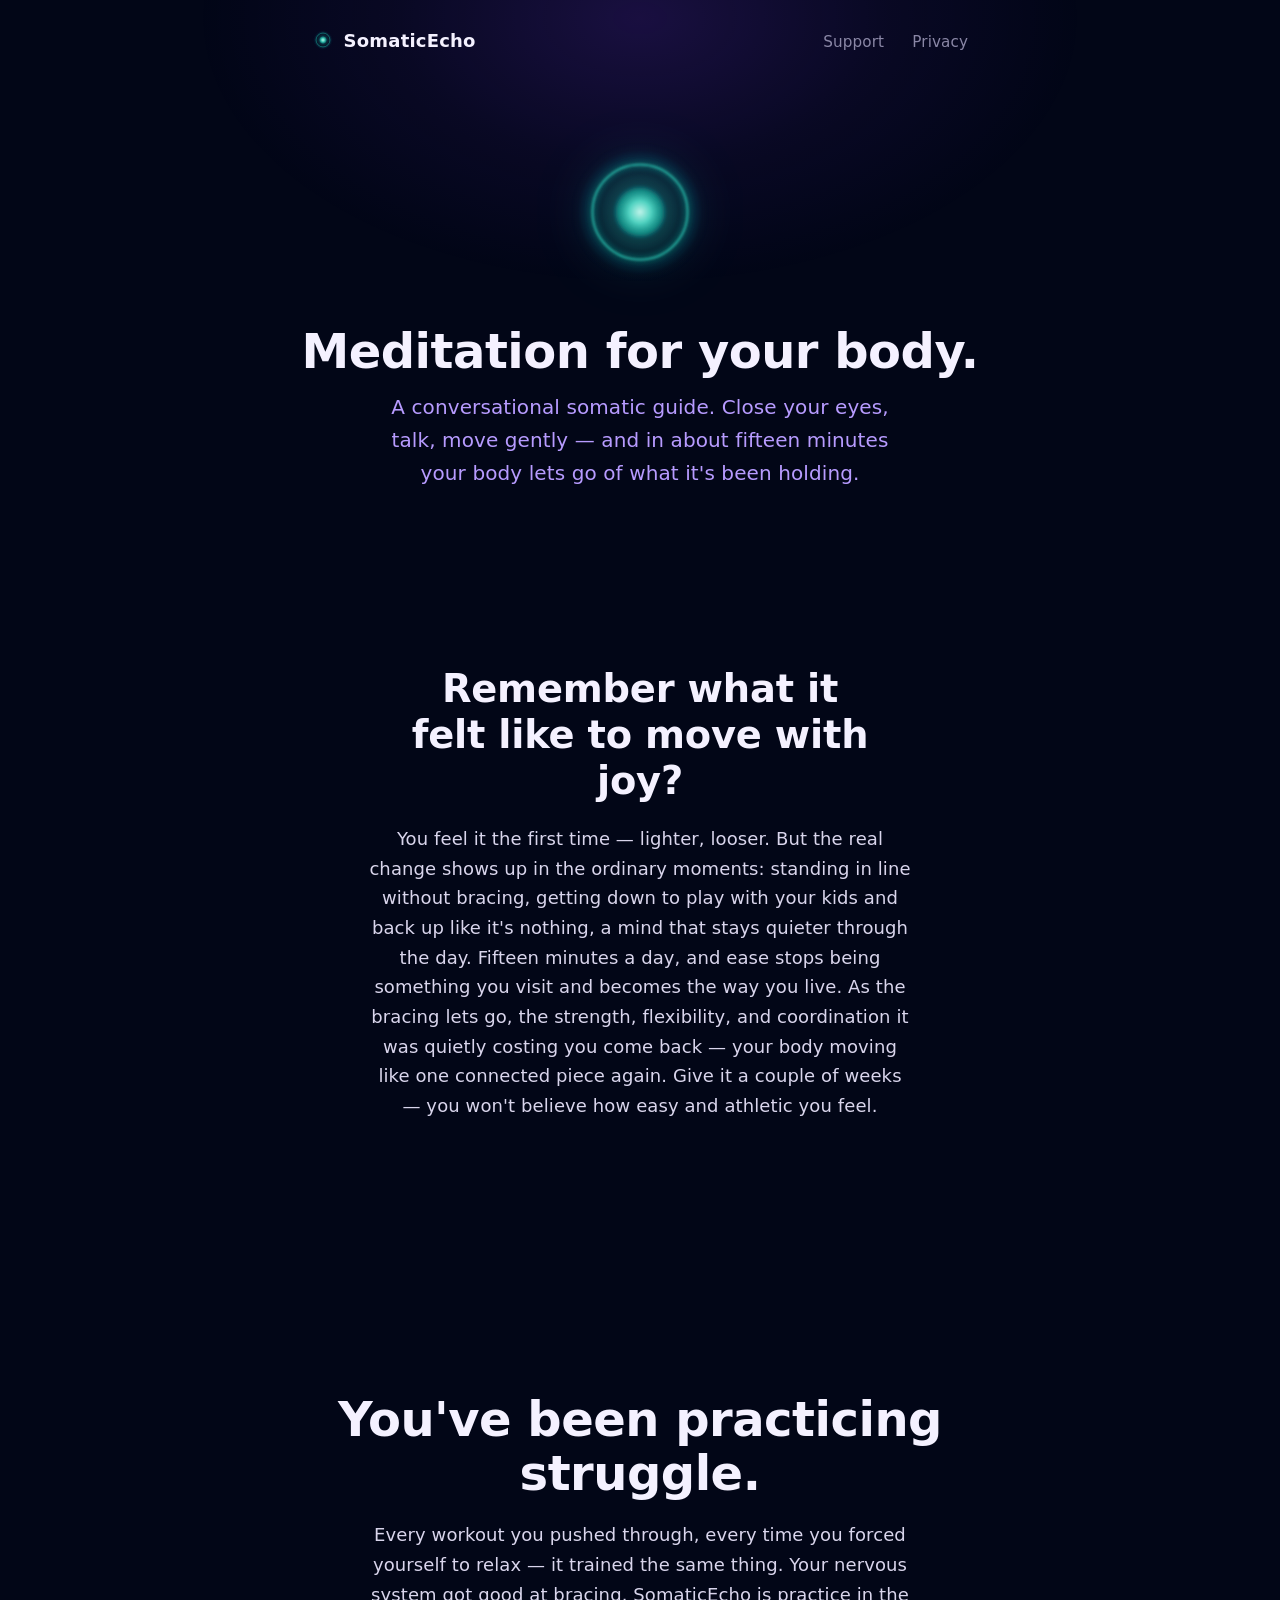
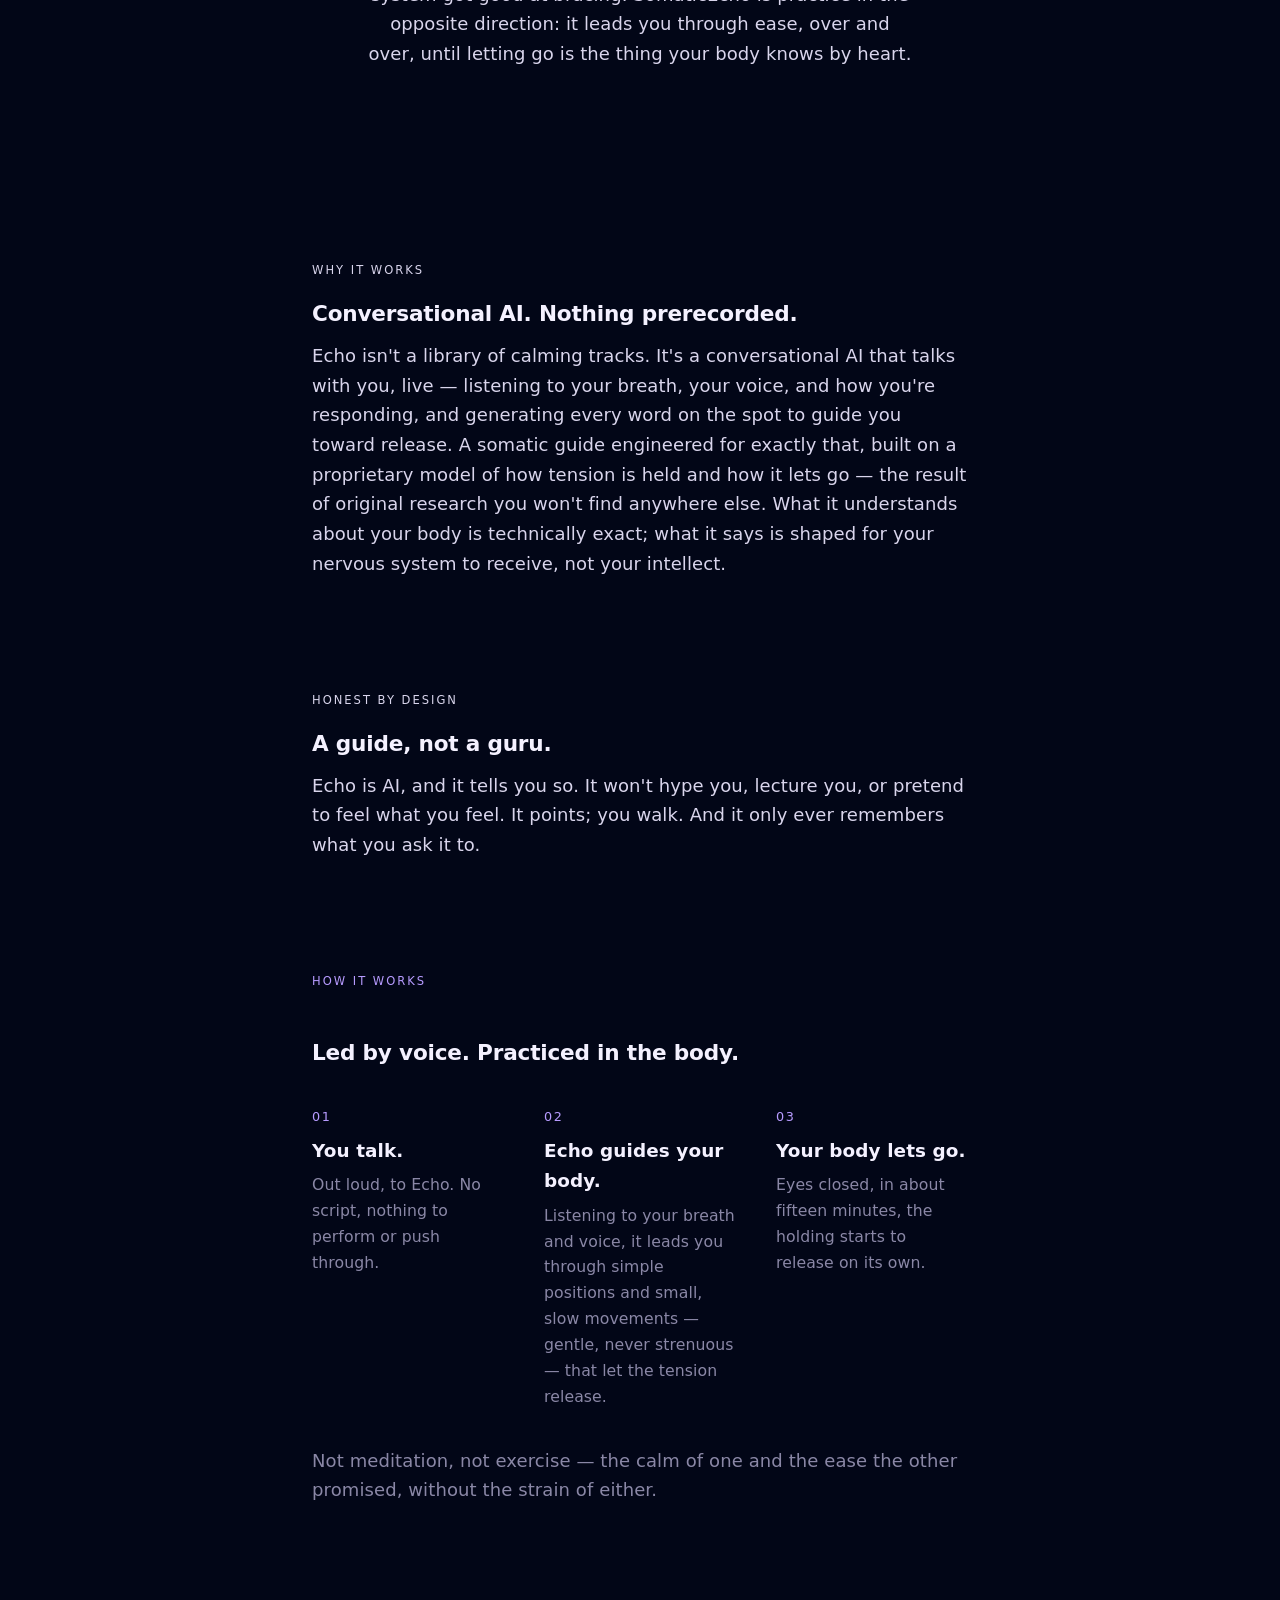
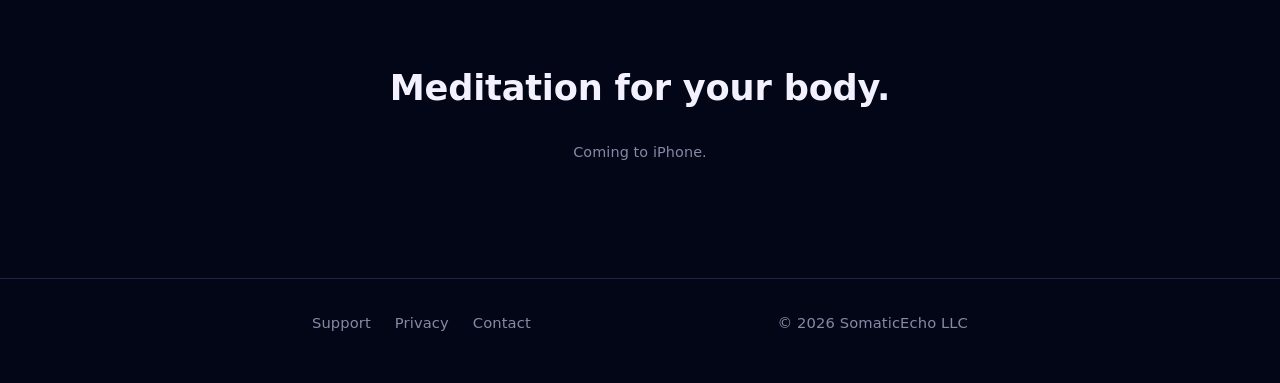
<file: index.html>
<!doctype html>
<html lang="en">
<head>
  <meta charset="UTF-8" />
  <meta name="viewport" content="width=device-width, initial-scale=1.0" />
  <title>SomaticEcho</title>
  <meta name="description" content="Meditation for your body. SomaticEcho is a conversational somatic guide — close your eyes for about fifteen minutes and let your nervous system release the tension it's been holding. Ease for body and mind. Coming to iPhone." />
  <link rel="icon" type="image/svg+xml" href="/assets/orb-icon.svg" />
  <link rel="stylesheet" href="/assets/styles.css" />
  <meta property="og:title" content="SomaticEcho — meditation for your body" />
  <meta property="og:description" content="A conversational somatic guide. Close your eyes for fifteen minutes and let your body and mind let go of the tension they've been holding." />
  <meta property="og:type" content="website" />
  <meta property="og:url" content="https://somaticecho.com/" />
  <meta name="theme-color" content="#020617" />
</head>
<body>
  <header>
    <nav class="nav">
      <a class="brand" href="/">
        <img src="/assets/orb-icon.svg" alt="" />
        SomaticEcho
      </a>
      <div class="nav-links">
        <a href="/support/">Support</a>
        <a href="/privacy/">Privacy</a>
      </div>
    </nav>
  </header>

  <main>
    <!-- 1 · HERO — the promise -->
    <section class="hero">
      <img class="mark" src="/assets/orb-icon.svg" alt="The Echo orb" />
      <h1>Meditation for your body.</h1>
      <p class="lede">A conversational somatic guide. Close your eyes, talk, move gently — and in about fifteen minutes your body lets go of what it's been holding.</p>
    </section>

    <!-- 2 · THE DREAM — emotional opening hook -->
    <section class="section">
      <div class="wrap dream">
        <h2>Remember what it felt like to move with joy?</h2>
        <p>You feel it the first time — lighter, looser. But the real change shows up in the ordinary moments: standing in line without bracing, getting down to play with your kids and back up like it's nothing, a mind that stays quieter through the day. Fifteen minutes a day, and ease stops being something you visit and becomes the way you live. As the bracing lets go, the strength, flexibility, and coordination it was quietly costing you come back — your body moving like one connected piece again. Give it a couple of weeks — you won't believe how easy and athletic you feel.</p>
      </div>
    </section>

    <!-- 3 · THE REFRAME — the idea that earns attention -->
    <section class="section">
      <div class="wrap insight">
        <h2>You've been practicing struggle.</h2>
        <p>Every workout you pushed through, every time you forced yourself to relax — it trained the same thing. Your nervous system got good at bracing. SomaticEcho is practice in the opposite direction: it leads you through ease, over and over, until letting go is the thing your body knows by heart.</p>
      </div>
    </section>

    <!-- 4 · WHY IT WORKS — the rational backing -->
    <section class="section">
      <div class="wrap prose">
        <p class="eyebrow">Why it works</p>
        <h2>Conversational AI. Nothing prerecorded.</h2>
        <p>Echo isn't a library of calming tracks. It's a conversational AI that talks with you, live — listening to your breath, your voice, and how you're responding, and generating every word on the spot to guide you toward release. A somatic guide engineered for exactly that, built on a proprietary model of how tension is held and how it lets go — the result of original research you won't find anywhere else. What it understands about your body is technically exact; what it says is shaped for your nervous system to receive, not your intellect.</p>
      </div>
    </section>

    <!-- 5 · HONEST BY DESIGN — disarm the skeptic -->
    <section class="section">
      <div class="wrap prose">
        <p class="eyebrow">Honest by design</p>
        <h2>A guide, not a guru.</h2>
        <p>Echo is AI, and it tells you so. It won't hype you, lecture you, or pretend to feel what you feel. It points; you walk. And it only ever remembers what you ask it to.</p>
      </div>
    </section>

    <!-- 6 · HOW IT WORKS -->
    <section class="section">
      <div class="wrap">
        <p class="eyebrow">How it works</p>
        <h2>Led by voice. Practiced in the body.</h2>
        <div class="steps">
          <div class="step">
            <p class="num">01</p>
            <h3>You talk.</h3>
            <p>Out loud, to Echo. No script, nothing to perform or push through.</p>
          </div>
          <div class="step">
            <p class="num">02</p>
            <h3>Echo guides your body.</h3>
            <p>Listening to your breath and voice, it leads you through simple positions and small, slow movements — gentle, never strenuous — that let the tension release.</p>
          </div>
          <div class="step">
            <p class="num">03</p>
            <h3>Your body lets go.</h3>
            <p>Eyes closed, in about fifteen minutes, the holding starts to release on its own.</p>
          </div>
        </div>
        <p class="muted" style="margin-top:2.25rem;">Not meditation, not exercise — the calm of one and the ease the other promised, without the strain of either.</p>
      </div>
    </section>

    <!-- 7 · CLOSE -->
    <section class="cta">
      <div class="wrap">
        <h2>Meditation for your body.</h2>
        <p class="sub">Coming to iPhone.</p>
      </div>
    </section>
  </main>

  <footer>
    <div class="foot">
      <div class="links">
        <a href="/support/">Support</a>
        <a href="/privacy/">Privacy</a>
        <a href="mailto:support@somaticecho.com">Contact</a>
      </div>
      <div class="copy">© 2026 SomaticEcho LLC</div>
    </div>
  </footer>
</body>
</html>
</file>
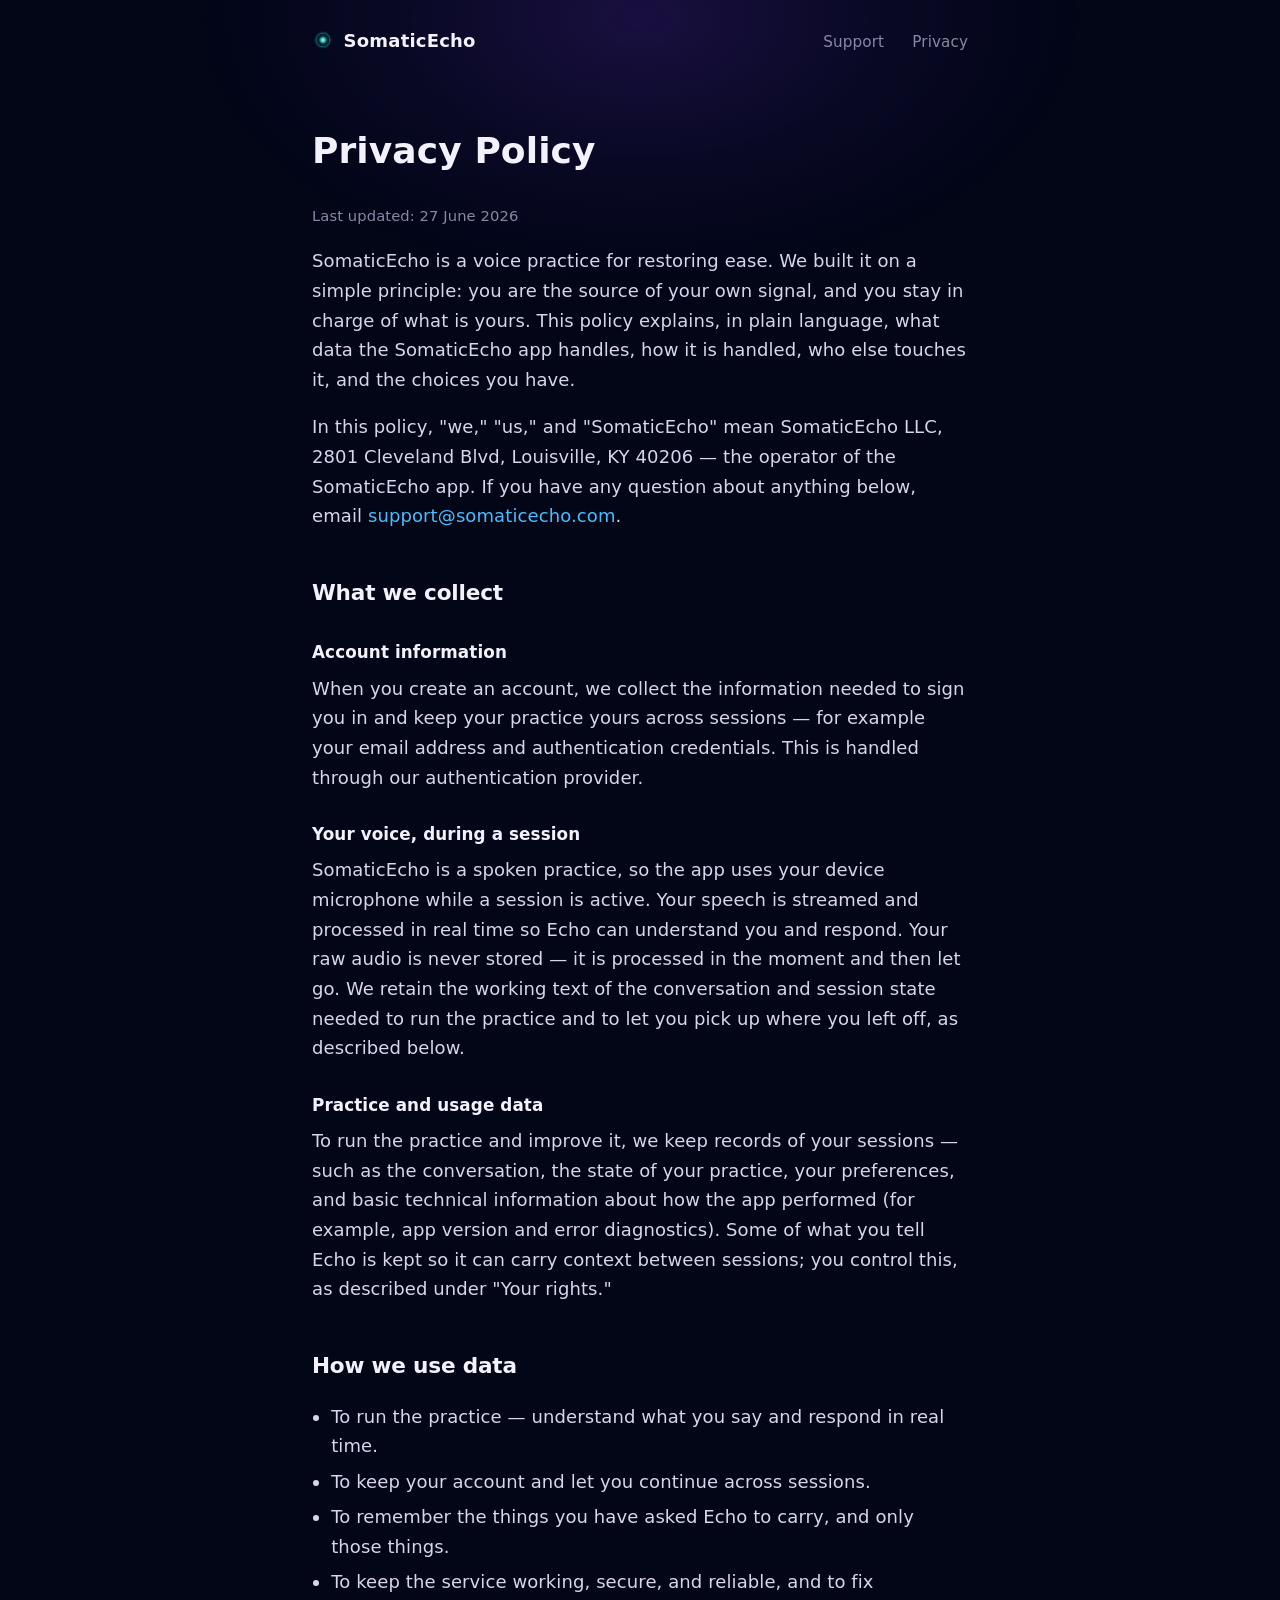
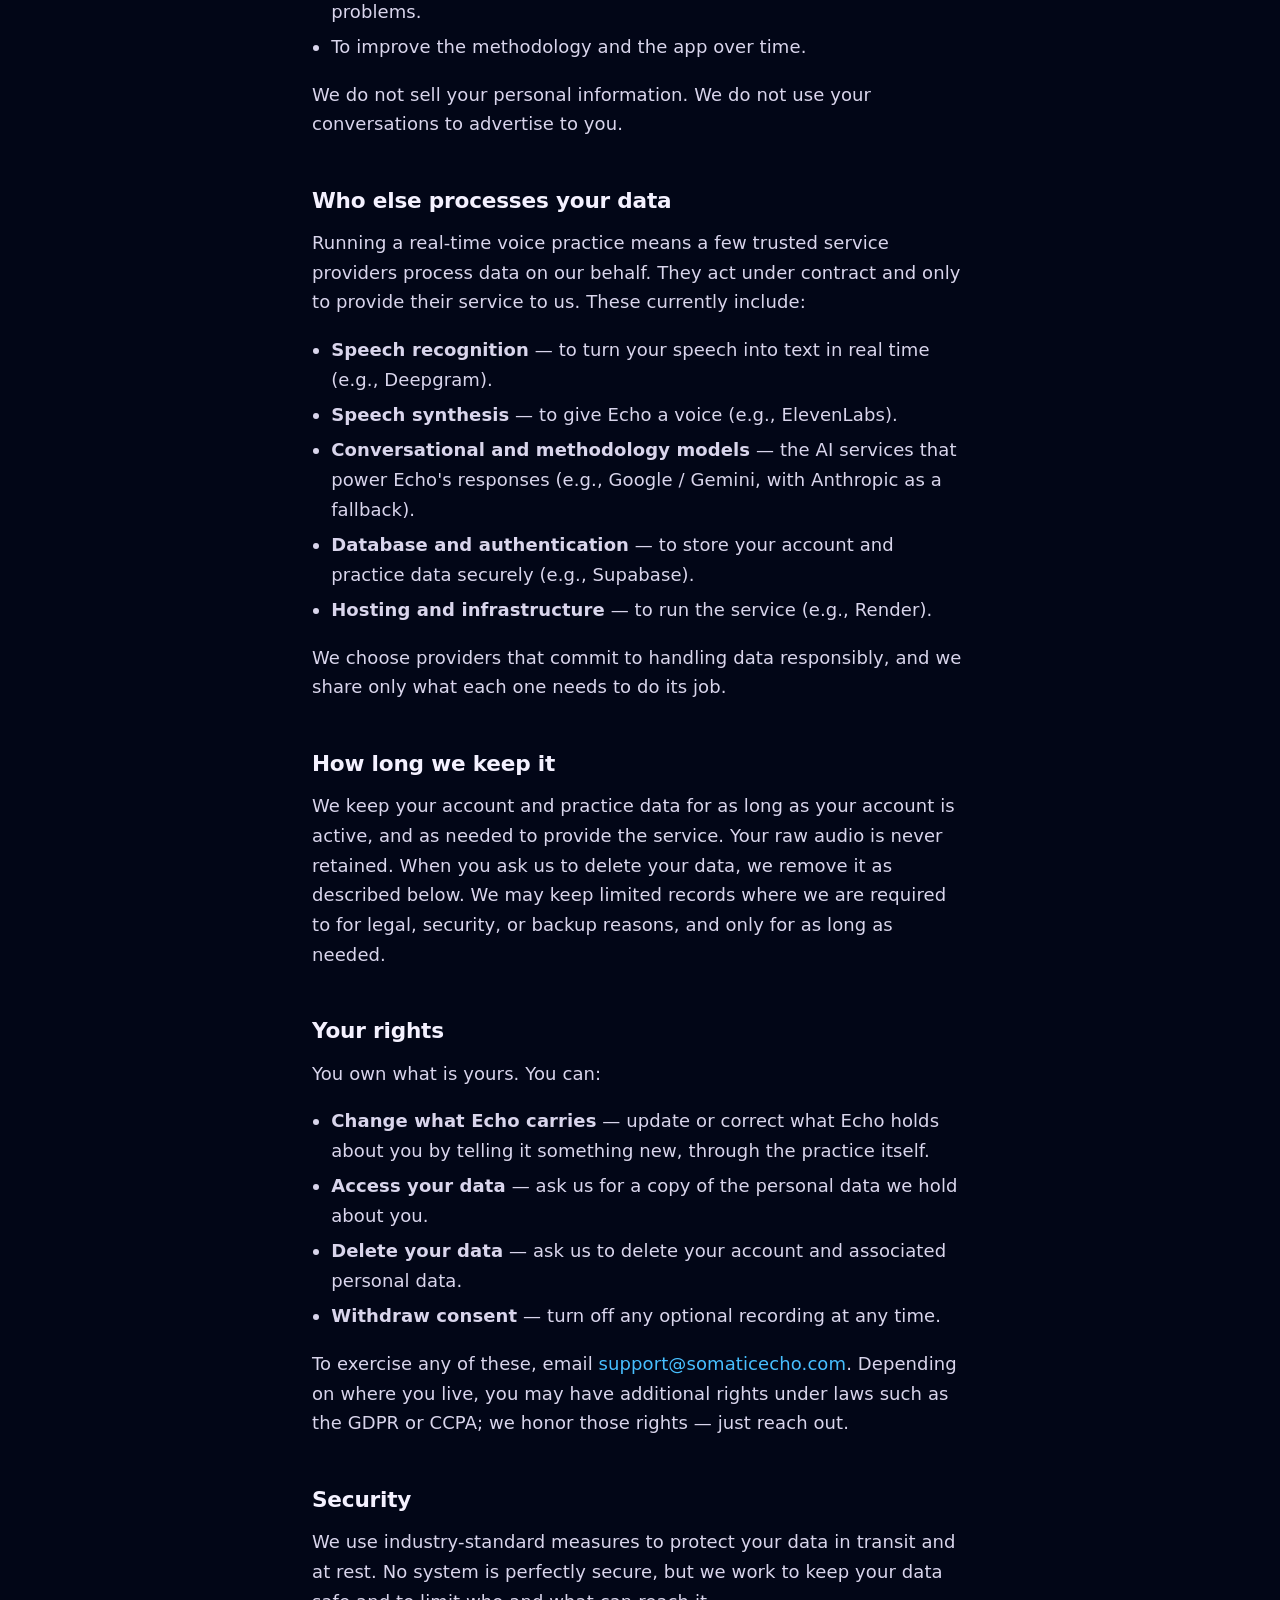
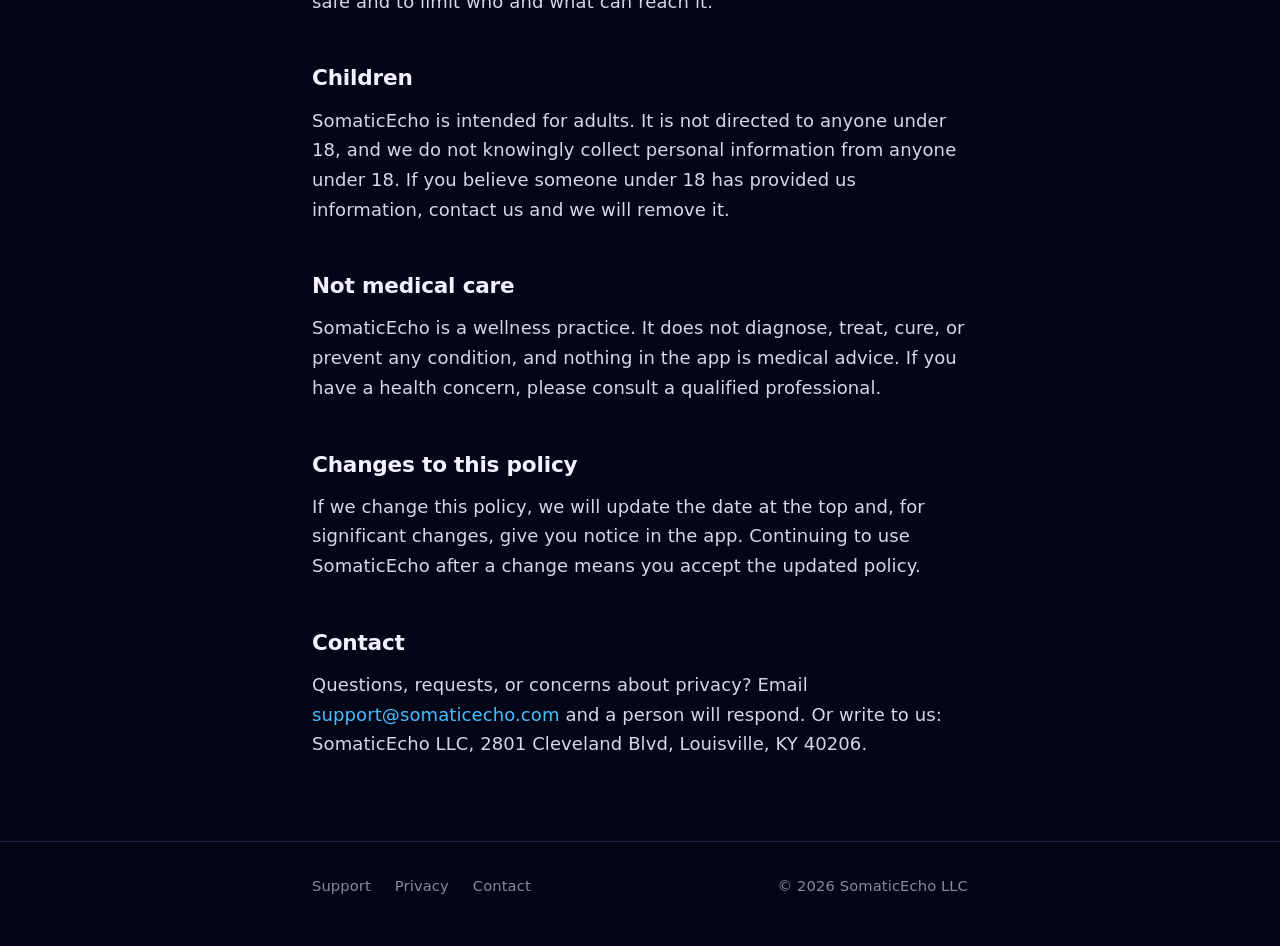
<file: privacy/index.html>
<!doctype html>
<html lang="en">
<head>
  <meta charset="UTF-8" />
  <meta name="viewport" content="width=device-width, initial-scale=1.0" />
  <title>Privacy Policy — SomaticEcho</title>
  <meta name="description" content="How SomaticEcho handles your data: what we collect, how voice is processed, who processes it, and your rights." />
  <link rel="icon" type="image/svg+xml" href="/assets/orb-icon.svg" />
  <link rel="stylesheet" href="/assets/styles.css" />
  <meta name="theme-color" content="#020617" />
</head>
<body>
  <header>
    <nav class="nav">
      <a class="brand" href="/">
        <img src="/assets/orb-icon.svg" alt="" />
        SomaticEcho
      </a>
      <div class="nav-links">
        <a href="/support/">Support</a>
        <a href="/privacy/">Privacy</a>
      </div>
    </nav>
  </header>

  <main>
    <div class="wrap">
      <h1 style="color:var(--heading);margin-top:2.5rem;">Privacy Policy</h1>
      <p class="muted small">Last updated: 27 June 2026</p>

      <p>SomaticEcho is a voice practice for restoring ease. We built it on a simple principle: you are the source of your own signal, and you stay in charge of what is yours. This policy explains, in plain language, what data the SomaticEcho app handles, how it is handled, who else touches it, and the choices you have.</p>
      <p>In this policy, "we," "us," and "SomaticEcho" mean SomaticEcho LLC, 2801 Cleveland Blvd, Louisville, KY 40206 — the operator of the SomaticEcho app. If you have any question about anything below, email <a href="mailto:support@somaticecho.com">support@somaticecho.com</a>.</p>

      <h2>What we collect</h2>

      <h3>Account information</h3>
      <p>When you create an account, we collect the information needed to sign you in and keep your practice yours across sessions — for example your email address and authentication credentials. This is handled through our authentication provider.</p>

      <h3>Your voice, during a session</h3>
      <p>SomaticEcho is a spoken practice, so the app uses your device microphone while a session is active. Your speech is streamed and processed in real time so Echo can understand you and respond. Your raw audio is never stored — it is processed in the moment and then let go. We retain the working text of the conversation and session state needed to run the practice and to let you pick up where you left off, as described below.</p>

      <h3>Practice and usage data</h3>
      <p>To run the practice and improve it, we keep records of your sessions — such as the conversation, the state of your practice, your preferences, and basic technical information about how the app performed (for example, app version and error diagnostics). Some of what you tell Echo is kept so it can carry context between sessions; you control this, as described under "Your rights."</p>

      <h2>How we use data</h2>
      <ul>
        <li>To run the practice — understand what you say and respond in real time.</li>
        <li>To keep your account and let you continue across sessions.</li>
        <li>To remember the things you have asked Echo to carry, and only those things.</li>
        <li>To keep the service working, secure, and reliable, and to fix problems.</li>
        <li>To improve the methodology and the app over time.</li>
      </ul>
      <p>We do not sell your personal information. We do not use your conversations to advertise to you.</p>

      <h2>Who else processes your data</h2>
      <p>Running a real-time voice practice means a few trusted service providers process data on our behalf. They act under contract and only to provide their service to us. These currently include:</p>
      <ul>
        <li><strong>Speech recognition</strong> — to turn your speech into text in real time (e.g., Deepgram).</li>
        <li><strong>Speech synthesis</strong> — to give Echo a voice (e.g., ElevenLabs).</li>
        <li><strong>Conversational and methodology models</strong> — the AI services that power Echo's responses (e.g., Google / Gemini, with Anthropic as a fallback).</li>
        <li><strong>Database and authentication</strong> — to store your account and practice data securely (e.g., Supabase).</li>
        <li><strong>Hosting and infrastructure</strong> — to run the service (e.g., Render).</li>
      </ul>
      <p>We choose providers that commit to handling data responsibly, and we share only what each one needs to do its job.</p>

      <h2>How long we keep it</h2>
      <p>We keep your account and practice data for as long as your account is active, and as needed to provide the service. Your raw audio is never retained. When you ask us to delete your data, we remove it as described below. We may keep limited records where we are required to for legal, security, or backup reasons, and only for as long as needed.</p>

      <h2>Your rights</h2>
      <p>You own what is yours. You can:</p>
      <ul>
        <li><strong>Change what Echo carries</strong> — update or correct what Echo holds about you by telling it something new, through the practice itself.</li>
        <li><strong>Access your data</strong> — ask us for a copy of the personal data we hold about you.</li>
        <li><strong>Delete your data</strong> — ask us to delete your account and associated personal data.</li>
        <li><strong>Withdraw consent</strong> — turn off any optional recording at any time.</li>
      </ul>
      <p>To exercise any of these, email <a href="mailto:support@somaticecho.com">support@somaticecho.com</a>. Depending on where you live, you may have additional rights under laws such as the GDPR or CCPA; we honor those rights — just reach out.</p>

      <h2>Security</h2>
      <p>We use industry-standard measures to protect your data in transit and at rest. No system is perfectly secure, but we work to keep your data safe and to limit who and what can reach it.</p>

      <h2>Children</h2>
      <p>SomaticEcho is intended for adults. It is not directed to anyone under 18, and we do not knowingly collect personal information from anyone under 18. If you believe someone under 18 has provided us information, contact us and we will remove it.</p>

      <h2>Not medical care</h2>
      <p>SomaticEcho is a wellness practice. It does not diagnose, treat, cure, or prevent any condition, and nothing in the app is medical advice. If you have a health concern, please consult a qualified professional.</p>

      <h2>Changes to this policy</h2>
      <p>If we change this policy, we will update the date at the top and, for significant changes, give you notice in the app. Continuing to use SomaticEcho after a change means you accept the updated policy.</p>

      <h2>Contact</h2>
      <p>Questions, requests, or concerns about privacy? Email <a href="mailto:support@somaticecho.com">support@somaticecho.com</a> and a person will respond. Or write to us: SomaticEcho LLC, 2801 Cleveland Blvd, Louisville, KY 40206.</p>
    </div>
  </main>

  <footer>
    <div class="foot">
      <div class="links">
        <a href="/support/">Support</a>
        <a href="/privacy/">Privacy</a>
        <a href="mailto:support@somaticecho.com">Contact</a>
      </div>
      <div class="copy">© 2026 SomaticEcho LLC</div>
    </div>
  </footer>
</body>
</html>
</file>
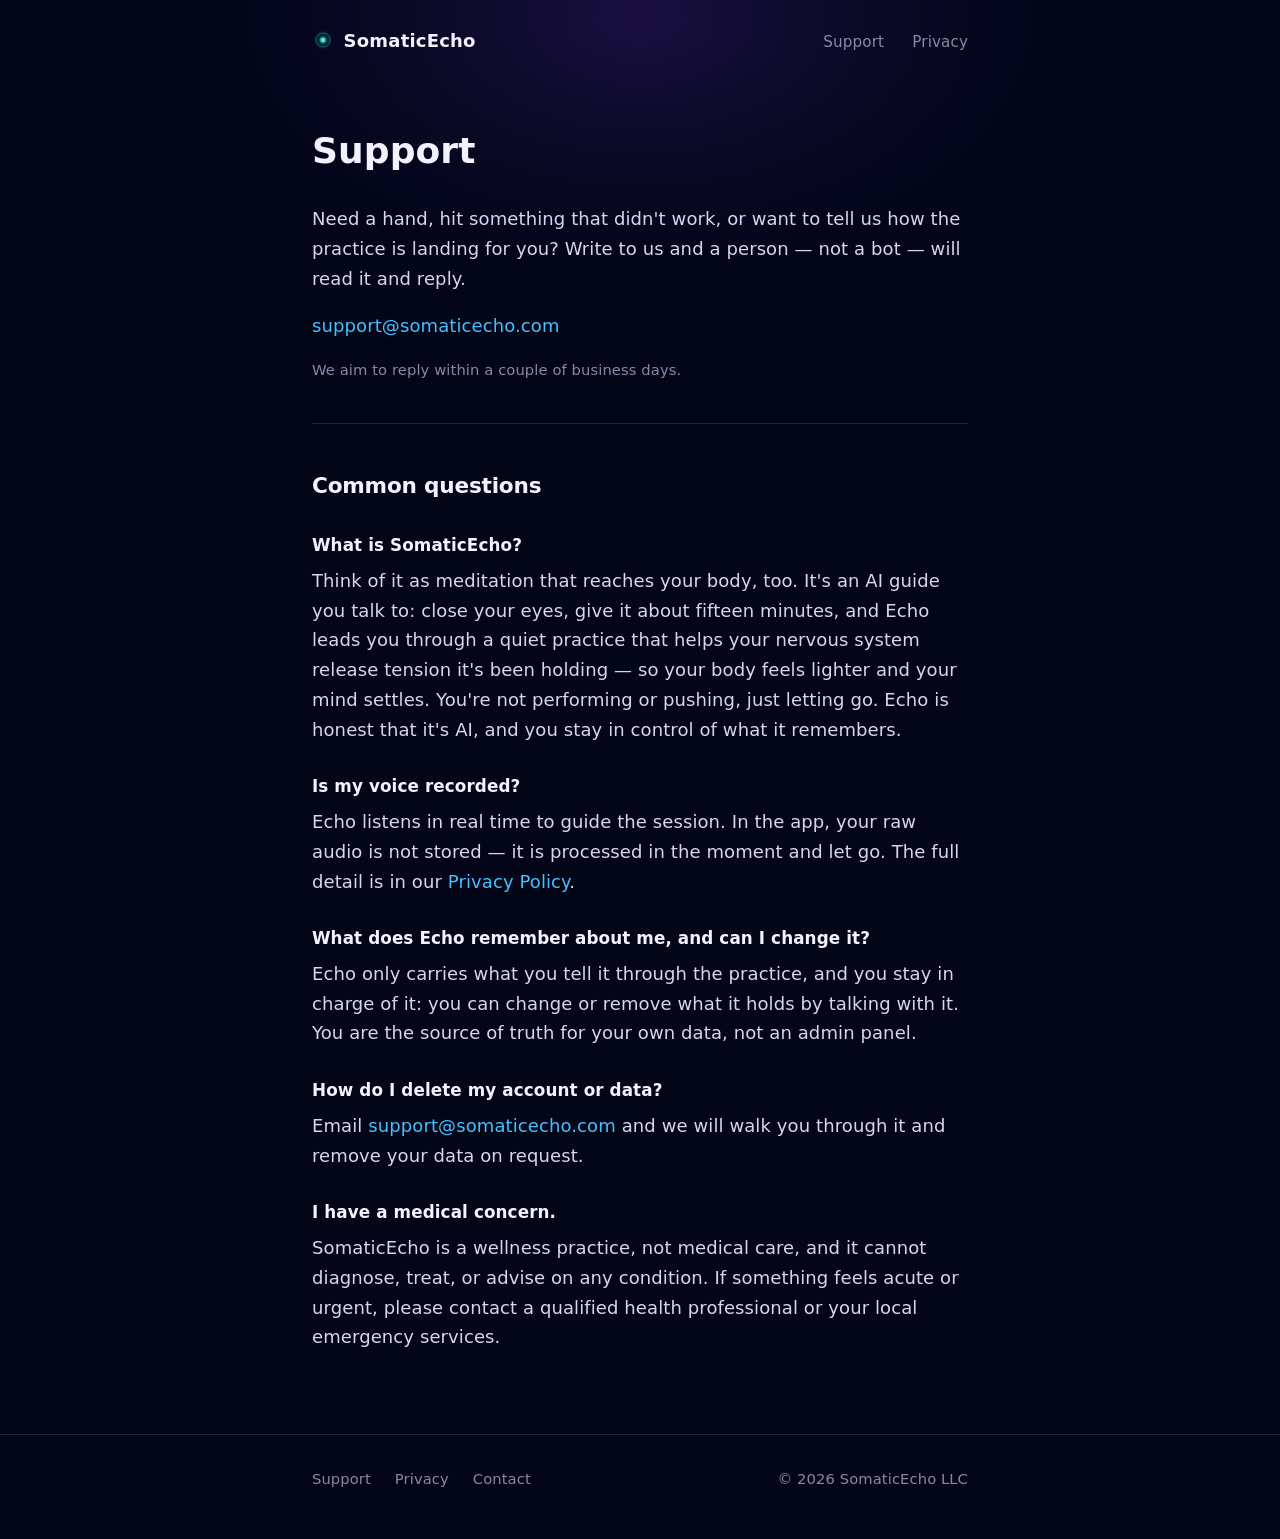
<file: support/index.html>
<!doctype html>
<html lang="en">
<head>
  <meta charset="UTF-8" />
  <meta name="viewport" content="width=device-width, initial-scale=1.0" />
  <title>Support — SomaticEcho</title>
  <meta name="description" content="Get help with SomaticEcho. Email support@somaticecho.com and a human will get back to you." />
  <link rel="icon" type="image/svg+xml" href="/assets/orb-icon.svg" />
  <link rel="stylesheet" href="/assets/styles.css" />
  <meta name="theme-color" content="#020617" />
</head>
<body>
  <header>
    <nav class="nav">
      <a class="brand" href="/">
        <img src="/assets/orb-icon.svg" alt="" />
        SomaticEcho
      </a>
      <div class="nav-links">
        <a href="/support/">Support</a>
        <a href="/privacy/">Privacy</a>
      </div>
    </nav>
  </header>

  <main>
    <div class="wrap">
      <h1 style="color:var(--heading);margin-top:2.5rem;">Support</h1>
      <p>Need a hand, hit something that didn't work, or want to tell us how the practice is landing for you? Write to us and a person — not a bot — will read it and reply.</p>
      <p><a href="mailto:support@somaticecho.com">support@somaticecho.com</a></p>
      <p class="small muted">We aim to reply within a couple of business days.</p>

      <hr />

      <h2>Common questions</h2>

      <h3>What is SomaticEcho?</h3>
      <p>Think of it as meditation that reaches your body, too. It's an AI guide you talk to: close your eyes, give it about fifteen minutes, and Echo leads you through a quiet practice that helps your nervous system release tension it's been holding — so your body feels lighter and your mind settles. You're not performing or pushing, just letting go. Echo is honest that it's AI, and you stay in control of what it remembers.</p>

      <h3>Is my voice recorded?</h3>
      <p>Echo listens in real time to guide the session. In the app, your raw audio is not stored — it is processed in the moment and let go. The full detail is in our <a href="/privacy/">Privacy Policy</a>.</p>

      <h3>What does Echo remember about me, and can I change it?</h3>
      <p>Echo only carries what you tell it through the practice, and you stay in charge of it: you can change or remove what it holds by talking with it. You are the source of truth for your own data, not an admin panel.</p>

      <h3>How do I delete my account or data?</h3>
      <p>Email <a href="mailto:support@somaticecho.com">support@somaticecho.com</a> and we will walk you through it and remove your data on request.</p>

      <h3>I have a medical concern.</h3>
      <p>SomaticEcho is a wellness practice, not medical care, and it cannot diagnose, treat, or advise on any condition. If something feels acute or urgent, please contact a qualified health professional or your local emergency services.</p>
    </div>
  </main>

  <footer>
    <div class="foot">
      <div class="links">
        <a href="/support/">Support</a>
        <a href="/privacy/">Privacy</a>
        <a href="mailto:support@somaticecho.com">Contact</a>
      </div>
      <div class="copy">© 2026 SomaticEcho LLC</div>
    </div>
  </footer>
</body>
</html>
</file>
<file: assets/styles.css>
/* SomaticEcho — site styles
   Palette pulled from the app: bg #020617, orb purple #863bff/#7e14ff,
   highlight #ede6ff, accent cyan #47bfff. Restraint over polish. */

:root {
  --bg: #020617;
  --surface: #0a1024;
  --border: #1b2444;
  --text: #d9d5ec;
  --heading: #f4f1ff;
  --muted: #8a87a6;
  --purple: #863bff;
  --purple-soft: #b79bff;
  --cyan: #47bfff;
  --maxw: 44rem;
}

* { box-sizing: border-box; }

html { -webkit-text-size-adjust: 100%; }

body {
  margin: 0;
  background-color: var(--bg);
  color: var(--text);
  font-family: ui-sans-serif, system-ui, -apple-system, "Segoe UI", sans-serif;
  font-size: 18px;
  line-height: 1.65;
  letter-spacing: 0.1px;
  -webkit-font-smoothing: antialiased;
}

/* a quiet glow, top-center — structure sensed, not shown */
body::before {
  content: "";
  position: fixed;
  top: -28vh;
  left: 50%;
  transform: translateX(-50%);
  width: 70vw;
  max-width: 900px;
  height: 60vh;
  background: radial-gradient(ellipse at center,
    rgba(134, 59, 255, 0.18) 0%,
    rgba(134, 59, 255, 0.06) 38%,
    transparent 70%);
  pointer-events: none;
  z-index: 0;
}

main, header, footer { position: relative; z-index: 1; }

.wrap {
  max-width: var(--maxw);
  margin: 0 auto;
  padding: 0 1.5rem;
}

/* ---- header / nav ---- */
header {
  padding: 1.6rem 0;
}
.nav {
  max-width: var(--maxw);
  margin: 0 auto;
  padding: 0 1.5rem;
  display: flex;
  align-items: center;
  justify-content: space-between;
}
.brand {
  display: inline-flex;
  align-items: center;
  gap: 0.6rem;
  text-decoration: none;
  color: var(--heading);
  font-weight: 600;
  letter-spacing: 0.2px;
}
.brand img { width: 22px; height: 22px; display: block; }
.nav-links a {
  color: var(--muted);
  text-decoration: none;
  margin-left: 1.4rem;
  font-size: 0.95rem;
}
.nav-links a:hover { color: var(--text); }

/* ---- hero ---- */
.hero {
  text-align: center;
  padding: 3.5rem 0 2.5rem;
}
.hero .mark {
  width: 150px;
  height: 150px;
  margin: 0 auto 1.75rem;
  filter: drop-shadow(0 0 26px rgba(45, 212, 191, 0.35));
}
.hero h1 {
  color: var(--heading);
  font-size: clamp(2rem, 6vw, 3rem);
  line-height: 1.15;
  font-weight: 600;
  letter-spacing: -0.5px;
  margin: 0 0 0.75rem;
}
.hero .lede {
  font-size: clamp(1.05rem, 2.4vw, 1.25rem);
  color: var(--purple-soft);
  margin: 0 auto;
  max-width: 32rem;
}

/* ---- content ---- */
main { padding-bottom: 4rem; }

h2 {
  color: var(--heading);
  font-size: 1.35rem;
  font-weight: 600;
  letter-spacing: -0.2px;
  margin: 2.75rem 0 0.6rem;
}
h3 {
  color: var(--heading);
  font-size: 1.05rem;
  font-weight: 600;
  margin: 1.8rem 0 0.4rem;
}
p { margin: 0 0 1.1rem; }

a { color: var(--cyan); text-decoration: none; }
a:hover { text-decoration: underline; }

.muted { color: var(--muted); }
.small { font-size: 0.92rem; }

hr {
  border: none;
  border-top: 1px solid var(--border);
  margin: 2.5rem 0;
}

/* a restrained set of statements, not feature cards */
.statements { margin: 2.5rem 0; }
.statement {
  border-top: 1px solid var(--border);
  padding: 1.5rem 0;
}
.statement:last-child { border-bottom: 1px solid var(--border); }
.statement h2 { margin-top: 0; }
.statement p:last-child { margin-bottom: 0; }

ul { padding-left: 1.2rem; }
li { margin: 0.35rem 0; }

.note {
  color: var(--muted);
  font-size: 0.92rem;
  text-align: center;
  margin-top: 2.5rem;
}

/* ---- footer ---- */
footer {
  border-top: 1px solid var(--border);
  padding: 2rem 0 3rem;
}
.foot {
  max-width: var(--maxw);
  margin: 0 auto;
  padding: 0 1.5rem;
  display: flex;
  flex-wrap: wrap;
  align-items: center;
  justify-content: space-between;
  gap: 1rem;
  color: var(--muted);
  font-size: 0.92rem;
}
.foot a { color: var(--muted); margin-left: 1.2rem; }
.foot a:first-child { margin-left: 0; }
.foot a:hover { color: var(--text); }
.foot .copy { order: 2; }
.foot .links { order: 1; }

@media (max-width: 480px) {
  body { font-size: 17px; }
  .nav-links a { margin-left: 1rem; }
}

/* ── landing sections — a narrative, not a uniform stack ── */
.section { padding: 3.5rem 0; }

.eyebrow {
  text-transform: uppercase;
  letter-spacing: 2px;
  font-size: 0.72rem;
  color: var(--purple-soft);
  margin: 0 0 1rem;
}

/* the reframe — a single big, confident moment */
.insight { text-align: center; padding: 5rem 0; }
.insight h2 {
  font-size: clamp(1.9rem, 5.5vw, 3rem);
  line-height: 1.12;
  letter-spacing: -0.5px;
  margin: 0 0 1.25rem;
  color: var(--heading);
}
.insight p { max-width: 34rem; margin: 0 auto; color: var(--text); }

/* how it works — three steps */
.steps { display: grid; gap: 2rem; margin-top: 2.25rem; }
@media (min-width: 720px) { .steps { grid-template-columns: repeat(3, 1fr); gap: 2.5rem; } }
.step .num { font-size: 0.8rem; color: var(--purple-soft); letter-spacing: 1.5px; margin: 0 0 0.5rem; }
.step h3 { margin: 0 0 0.4rem; font-size: 1.15rem; color: var(--heading); }
.step p { margin: 0; color: var(--muted); font-size: 0.98rem; }

/* the dream — evocative climax */
.dream { text-align: center; padding: 5rem 0; }
.dream h2 {
  font-size: clamp(1.6rem, 4.5vw, 2.4rem);
  line-height: 1.2;
  margin: 0 auto 1.25rem;
  max-width: 30rem;
  color: var(--heading);
}
.dream p { max-width: 34rem; margin: 0 auto; color: var(--text); }

/* proof / trust prose */
.prose h2 { margin-top: 0; color: var(--heading); }
.prose p { color: var(--text); }
.prose p:last-child { margin-bottom: 0; }

/* CTA */
.hero .cta-btn { margin-top: 1.75rem; }
.cta { text-align: center; padding: 5rem 0 2rem; }
.cta h2 { font-size: clamp(1.6rem, 4vw, 2.2rem); margin: 0 0 1.5rem; color: var(--heading); }
.cta-btn {
  display: inline-block;
  border: 1px solid rgba(45, 212, 191, 0.5);
  color: var(--heading);
  padding: 0.7rem 1.6rem;
  border-radius: 999px;
  font-size: 0.95rem;
  text-decoration: none;
  transition: background 0.2s, border-color 0.2s;
}
.cta-btn:hover { background: rgba(45, 212, 191, 0.08); border-color: rgba(45, 212, 191, 0.85); text-decoration: none; }
.cta .sub { color: var(--muted); font-size: 0.9rem; margin-top: 1.1rem; }
</file>
